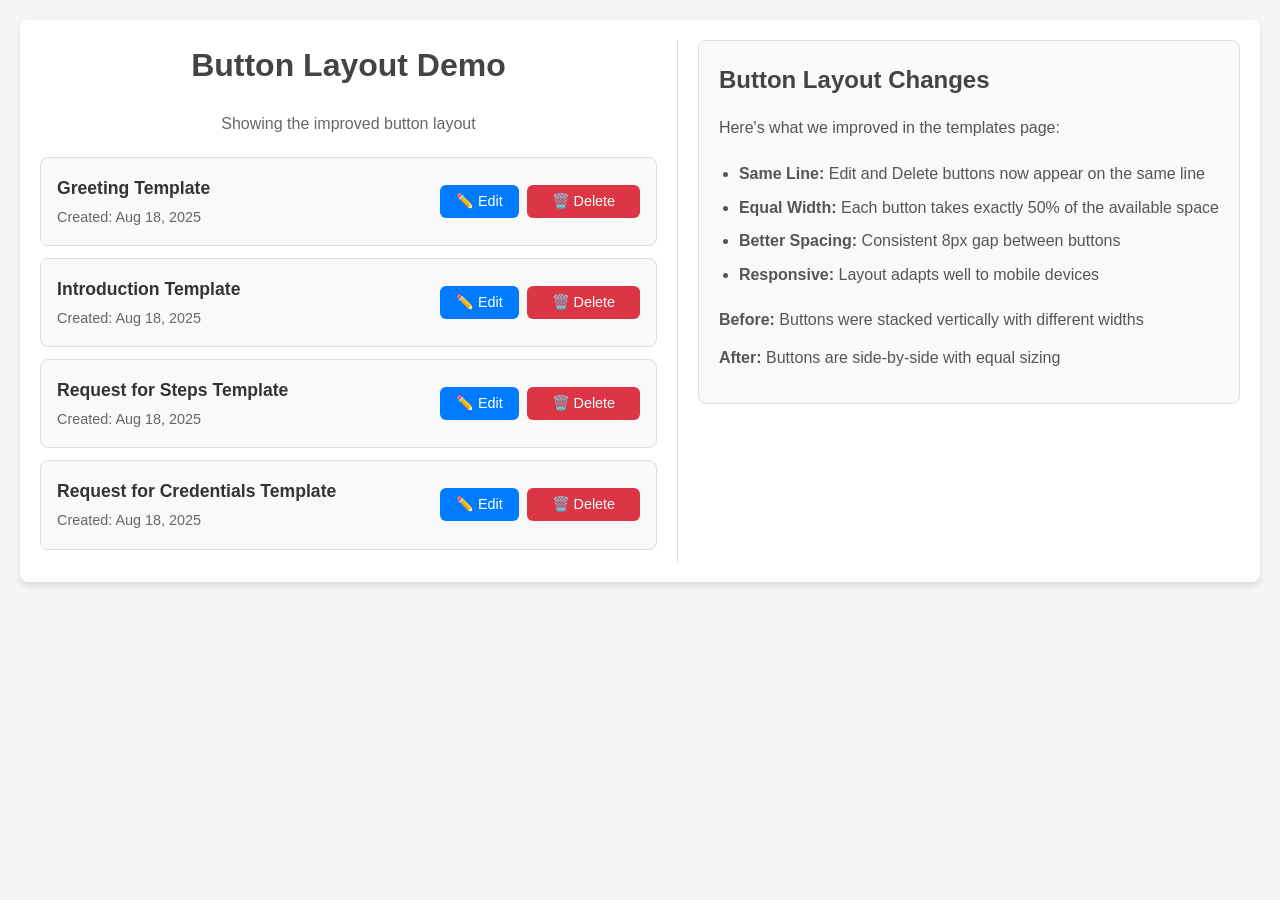
<file: button_demo.html>
<!DOCTYPE html>
<html>
<head>
    <title>Button Layout Demo - Template Wizard</title>
    <meta name="viewport" content="width=device-width, initial-scale=1">
    <meta charset="utf-8" />
    <style>
        * {
            margin: 0;
            padding: 0;
            box-sizing: border-box;
        }

        body {
            font-family: 'Segoe UI', Tahoma, Geneva, Verdana, sans-serif;
            background-color: #f5f5f5;
            color: #333;
            line-height: 1.6;
            padding: 20px;
        }

        #app {
            max-width: 1400px;
            margin: 0 auto;
            background-color: #fff;
            padding: 20px;
            border-radius: 8px;
            box-shadow: 0 4px 6px rgba(0, 0, 0, 0.1);
            display: flex;
            gap: 20px;
        }

        #options {
            flex: 1;
            padding-right: 20px;
            border-right: 1px solid #ddd;
        }

        h1 {
            font-size: 2rem;
            color: #444;
            margin-bottom: 20px;
            text-align: center;
        }

        .template-item {
            background-color: #f9f9f9;
            border: 1px solid #ddd;
            border-radius: 8px;
            padding: 16px;
            margin-bottom: 12px;
            transition: all 0.3s ease;
            display: flex;
            justify-content: space-between;
            align-items: center;
            gap: 16px;
        }

        .template-item:hover {
            background-color: #f1f1f1;
            border-color: #ccc;
            box-shadow: 0 2px 8px rgba(0, 0, 0, 0.1);
        }

        .template-info {
            flex: 1;
        }

        .template-name {
            font-size: 1.1rem;
            font-weight: 600;
            color: #333;
            margin: 0 0 4px 0;
        }

        .template-meta {
            font-size: 0.9rem;
            color: #666;
            margin: 0;
        }

        .template-actions {
            display: flex;
            gap: 8px;
            align-items: center;
            width: 200px;
        }

        .action-link {
            text-decoration: none;
        }

        .btn-edit, .btn-delete {
            padding: 8px 16px;
            border: none;
            border-radius: 6px;
            font-size: 0.9rem;
            cursor: pointer;
            transition: all 0.3s ease;
            font-weight: 500;
            flex: 1;
            min-width: 0;
        }

        .btn-edit {
            background-color: #007bff;
            color: white;
        }

        .btn-edit:hover {
            background-color: #0056b3;
            transform: translateY(-1px);
        }

        .btn-delete {
            background-color: #dc3545;
            color: white;
        }

        .btn-delete:hover {
            background-color: #c82333;
            transform: translateY(-1px);
        }

        .info-panel {
            background-color: #f9f9f9;
            border: 1px solid #ddd;
            border-radius: 8px;
            padding: 20px;
            height: fit-content;
        }

        .info-panel h2 {
            color: #444;
            margin-bottom: 16px;
            font-size: 1.5rem;
        }

        .info-panel p {
            margin-bottom: 12px;
            line-height: 1.6;
            color: #555;
        }

        .info-panel ul li {
            margin-bottom: 8px;
            color: #555;
        }

        /* Responsive improvements */
        @media (max-width: 768px) {
            .template-item {
                flex-direction: column;
                align-items: flex-start;
                gap: 12px;
            }
            
            .template-actions {
                width: 100%;
                justify-content: space-between;
                gap: 12px;
            }
            
            .btn-edit, .btn-delete {
                flex: 1;
                min-width: 0;
            }
        }
    </style>
</head>
<body>
    <div id="app">
        <!-- Left Column -->
        <div id="options">
            <h1>Button Layout Demo</h1>
            <p style="text-align: center; margin-bottom: 20px; color: #666;">Showing the improved button layout</p>
            
            <div id="templates-list">
                <div class="template-item">
                    <div class="template-info">
                        <h3 class="template-name">Greeting Template</h3>
                        <p class="template-meta">Created: Aug 18, 2025</p>
                    </div>
                    <div class="template-actions">
                        <a href="#" class="action-link">
                            <button type="button" class="btn-edit">✏️ Edit</button>
                        </a>
                        <button type="button" class="btn-delete" onclick="alert('Delete clicked!')">
                            🗑️ Delete
                        </button>
                    </div>
                </div>
                
                <div class="template-item">
                    <div class="template-info">
                        <h3 class="template-name">Introduction Template</h3>
                        <p class="template-meta">Created: Aug 18, 2025</p>
                    </div>
                    <div class="template-actions">
                        <a href="#" class="action-link">
                            <button type="button" class="btn-edit">✏️ Edit</button>
                        </a>
                        <button type="button" class="btn-delete" onclick="alert('Delete clicked!')">
                            🗑️ Delete
                        </button>
                    </div>
                </div>
                
                <div class="template-item">
                    <div class="template-info">
                        <h3 class="template-name">Request for Steps Template</h3>
                        <p class="template-meta">Created: Aug 18, 2025</p>
                    </div>
                    <div class="template-actions">
                        <a href="#" class="action-link">
                            <button type="button" class="btn-edit">✏️ Edit</button>
                        </a>
                        <button type="button" class="btn-delete" onclick="alert('Delete clicked!')">
                            🗑️ Delete
                        </button>
                    </div>
                </div>
                
                <div class="template-item">
                    <div class="template-info">
                        <h3 class="template-name">Request for Credentials Template</h3>
                        <p class="template-meta">Created: Aug 18, 2025</p>
                    </div>
                    <div class="template-actions">
                        <a href="#" class="action-link">
                            <button type="button" class="btn-edit">✏️ Edit</button>
                        </a>
                        <button type="button" class="btn-delete" onclick="alert('Delete clicked!')">
                            🗑️ Delete
                        </button>
                    </div>
                </div>
            </div>
        </div>

        <!-- Right Column -->
        <div id="output-container">
            <div class="info-panel">
                <h2>Button Layout Changes</h2>
                <p>Here's what we improved in the templates page:</p>
                <ul style="margin: 20px 0; padding-left: 20px;">
                    <li><strong>Same Line:</strong> Edit and Delete buttons now appear on the same line</li>
                    <li><strong>Equal Width:</strong> Each button takes exactly 50% of the available space</li>
                    <li><strong>Better Spacing:</strong> Consistent 8px gap between buttons</li>
                    <li><strong>Responsive:</strong> Layout adapts well to mobile devices</li>
                </ul>
                <p><strong>Before:</strong> Buttons were stacked vertically with different widths</p>
                <p><strong>After:</strong> Buttons are side-by-side with equal sizing</p>
            </div>
        </div>
    </div>
</body>
</html>
</file>
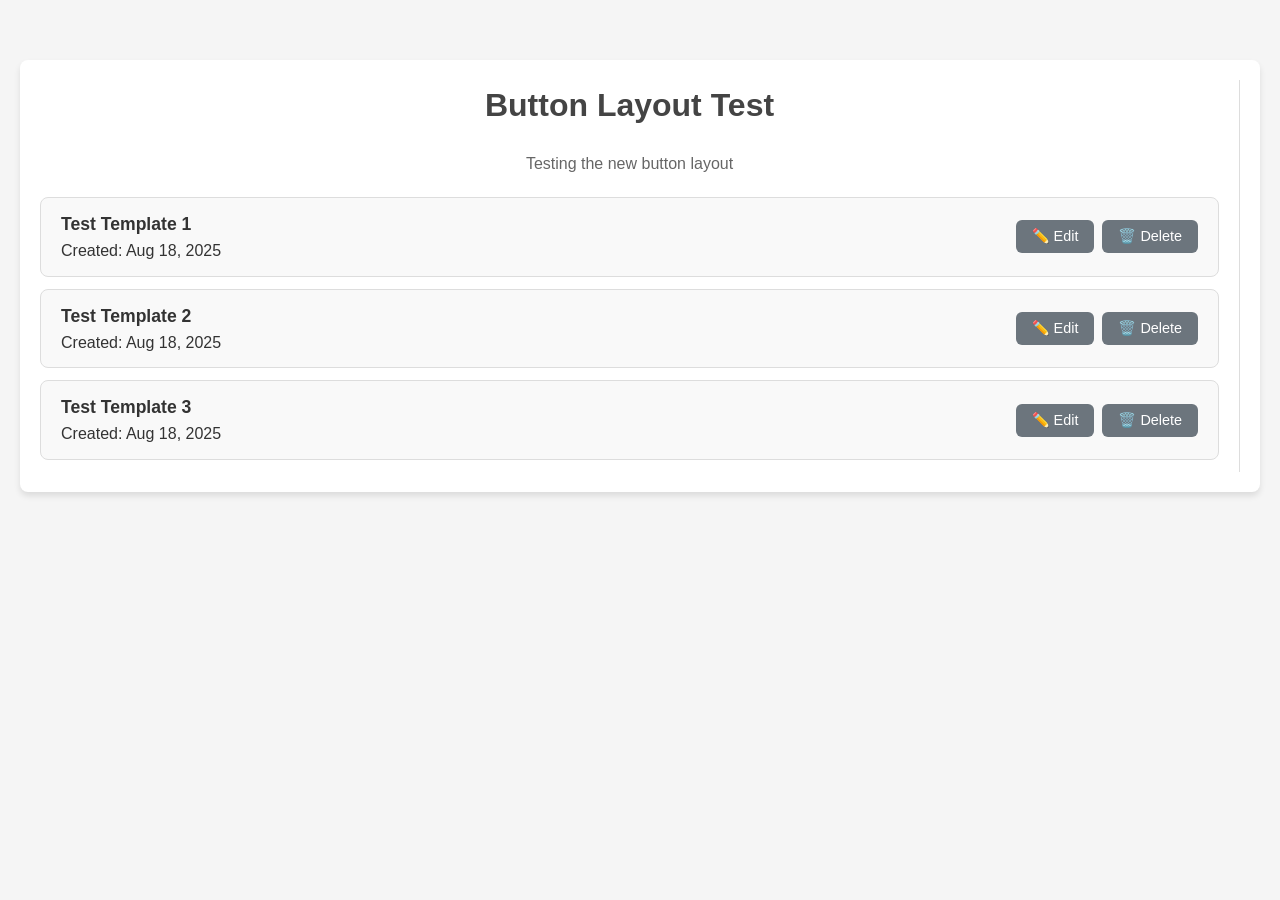
<file: test_buttons.html>
<!DOCTYPE html>
<html>
<head>
    <title>Button Layout Test - Template Wizard</title>
    <link rel="stylesheet" href="/static/styles.css">
    <meta name="viewport" content="width=device-width, initial-scale=1">
    <meta charset="utf-8" />
</head>
<body>
    <div id="app">
        <div id="options">
            <h1>Button Layout Test</h1>
            <p style="text-align: center; margin-bottom: 20px; color: #666;">Testing the new button layout</p>
            
            <div id="templates-list">
                <div class="template-item">
                    <div class="template-info">
                        <h3 class="template-name">Test Template 1</h3>
                        <p class="template-meta">Created: Aug 18, 2025</p>
                    </div>
                    <div class="template-actions">
                        <a href="#" class="action-link">
                            <button type="button" class="btn-edit">✏️ Edit</button>
                        </a>
                        <button type="button" class="btn-delete" onclick="alert('Delete clicked!')">
                            🗑️ Delete
                        </button>
                    </div>
                </div>
                
                <div class="template-item">
                    <div class="template-info">
                        <h3 class="template-name">Test Template 2</h3>
                        <p class="template-meta">Created: Aug 18, 2025</p>
                    </div>
                    <div class="template-actions">
                        <a href="#" class="action-link">
                            <button type="button" class="btn-edit">✏️ Edit</button>
                        </a>
                        <button type="button" class="btn-delete" onclick="alert('Delete clicked!')">
                            🗑️ Delete
                        </button>
                    </div>
                </div>
                
                <div class="template-item">
                    <div class="template-info">
                        <h3 class="template-name">Test Template 3</h3>
                        <p class="template-meta">Created: Aug 18, 2025</p>
                    </div>
                    <div class="template-actions">
                        <a href="#" class="action-link">
                            <button type="button" class="btn-edit">✏️ Edit</button>
                        </a>
                        <button type="button" class="btn-delete" onclick="alert('Delete clicked!')">
                            🗑️ Delete
                        </button>
                    </div>
                </div>
            </div>
        </div>
    </div>
</body>
</html>
</file>
<file: static/styles.css>
* {
    margin: 0;
    padding: 0;
    box-sizing: border-box;
}

body {
    font-family: 'Segoe UI', Tahoma, Geneva, Verdana, sans-serif;
    background-color: #f5f5f5;
    color: #333;
    line-height: 1.6;
    padding: 20px;
    transition: background-color 0.3s ease, color 0.3s ease;
}

body.dark-mode {
    background-color: #121212;
    color: #f0f0f0;
}

/* Default #app style for two-column layout (home page) */
#app {
    max-width: 1400px;
    margin: 40px auto;
    background-color: #fff;
    padding: 20px;
    border-radius: 8px;
    box-shadow: 0 4px 6px rgba(0, 0, 0, 0.1);
    display: flex;
    gap: 20px;
    transition: background-color 0.3s ease, box-shadow 0.3s ease;
    position: relative;
}

/* Specific style for the single-column layout on the templates page */
#app.single-column-container {
    max-width: 800px;
    display: block;
    padding: 20px 30px;
}


body.dark-mode #app {
    background-color: #1e1e1e;
    box-shadow: 0 4px 6px rgba(0, 0, 0, 0.3);
}

#options {
    flex: 1;
    padding-right: 20px;
    border-right: 1px solid #ddd;
}

/* Remove border only on the single-column page */
#app.single-column-container #options {
    padding-right: 0;
    border-right: none;
}


body.dark-mode #options {
    border-right-color: #444;
}

#output-container {
    flex: 1;
    display: flex;
    flex-direction: column;
}

/* Hide output container only on the single-column page */
#app.single-column-container #output-container {
    display: none;
}

h1 {
    font-size: 2rem;
    color: #444;
    margin-bottom: 20px;
    text-align: center;
    transition: color 0.3s ease;
}

body.dark-mode h1 {
    color: #f0f0f0;
}

label {
    display: block;
    margin: 10px 0;
    padding: 10px;
    background-color: #f9f9f9;
    border: 1px solid #ddd;
    border-radius: 4px;
    transition: all 0.3s ease;
}

body.dark-mode label {
    background-color: #2d2d2d;
    border-color: #444;
    color: #f0f0f0;
}

label:hover {
    background-color: #f1f1f1;
    border-color: #ccc;
}

body.dark-mode label:hover {
    background-color: #3d3d3d;
    border-color: #555;
}

input[type="checkbox"] {
    margin-right: 10px;
    accent-color: #6c757d;
}

button {
    padding: 10px 16px;
    background-color: #6c757d;
    color: #fff;
    border: none;
    border-radius: 6px;
    font-size: 1rem;
    cursor: pointer;
    transition: all 0.3s ease;
    font-weight: 500;
}

button:hover {
    background-color: #5a6268;
    transform: translateY(-1px);
    box-shadow: 0 2px 8px rgba(0, 0, 0, 0.15);
}

form button[type="submit"] {
    width: 100%;
    margin-top: 20px;
}

/* New container for top-right buttons */
.top-right-nav {
    position: absolute;
    top: 20px;
    right: 20px;
    display: flex;
    gap: 8px;
    align-items: center; /* Vertically aligns buttons */
}

.top-right-nav form {
    margin: 0;
}

.top-right-nav form button {
    width: auto;
    margin-top: 0;
}

/* Removed absolute positioning from dark mode button */
#dark-mode {
    position: static;
    padding: 8px 12px;
    font-size: 0.9rem;
}

textarea {
    width: 100%;
    height: 100%;
    min-height: 700px;
    padding: 10px;
    border: 1px solid #ddd;
    border-radius: 4px;
    font-family: 'Courier New', Courier, monospace;
    font-size: 0.9rem;
    background-color: #f9f9f9;
    resize: none;
    flex-grow: 1;
    transition: all 0.3s ease;
}

body.dark-mode textarea {
    background-color: #2d2d2d;
    border-color: #444;
    color: #f0f0f0;
}

textarea:focus {
    outline: none;
    border-color: #6c757d;
    box-shadow: 0 0 5px rgba(108, 117, 125, 0.3);
}

/* Template Management Styles - UPDATED */
.template-item {
    background-color: #f9f9f9;
    border: 1px solid #ddd;
    border-radius: 8px;
    padding: 12px 20px;
    margin-bottom: 12px;
    transition: all 0.3s ease;
    display: flex;
    justify-content: space-between;
    align-items: center;
    gap: 16px;
}

body.dark-mode .template-item {
    background-color: #2d2d2d;
    border-color: #444;
}

.template-item:hover {
    background-color: #f1f1f1;
    border-color: #ccc;
    box-shadow: 0 2px 8px rgba(0, 0, 0, 0.1);
}

body.dark-mode .template-item:hover {
    background-color: #3d3d3d;
    border-color: #555;
    box-shadow: 0 2px 8px rgba(0, 0, 0, 0.3);
}

.template-name {
    font-size: 1.1rem;
    font-weight: 600;
    color: #333;
    margin: 0;
    transition: color 0.3s ease;
    flex-grow: 1;
    white-space: nowrap;
    overflow: hidden;
    text-overflow: ellipsis;
}

body.dark-mode .template-name {
    color: #f0f0f0;
}

.template-actions {
    display: flex;
    gap: 8px;
    align-items: center;
    flex-shrink: 0;
}

/* FIX for delete button layout */
.template-actions .delete-form {
    margin: 0; /* Resets browser default form margin */
}

.template-actions .delete-form button[type="submit"] {
    width: auto; /* Overrides the generic 100% width */
    margin-top: 0; /* Resets the generic margin */
}

.action-link {
    text-decoration: none;
}

.btn-edit, .btn-delete {
    padding: 8px 16px;
    border: none;
    border-radius: 6px;
    font-size: 0.9rem;
    cursor: pointer;
    transition: all 0.3s ease;
    font-weight: 500;
}

/* Updated button colors to grey */
.btn-edit {
    background-color: #6c757d;
    color: white;
}

.btn-edit:hover {
    background-color: #5a6268;
    transform: translateY(-1px);
}

.btn-delete {
    background-color: #6c757d;
    color: white;
}

.btn-delete:hover {
    background-color: #5a6268;
    transform: translateY(-1px);
}

/* Empty State */
.empty-state {
    text-align: center;
    padding: 40px 20px;
    color: #666;
}

body.dark-mode .empty-state {
    color: #aaa;
}

/* Button Improvements */
/* Updated button colors to grey */
.btn-create-new {
    width: 100%;
    background-color: #6c757d;
    margin-bottom: 10px;
    padding: 12px;
    font-size: 1.1rem;
}

.btn-create-new:hover {
    background-color: #5a6268 !important;
    transform: translateY(-1px);
    box-shadow: 0 2px 8px rgba(0, 0, 0, 0.15);
}

/* Template Form Styles (Unchanged) */
.template-form {
    margin-top: 20px;
}
.form-group {
    margin-bottom: 20px;
}
.form-group label {
    display: block;
    margin-bottom: 8px;
    font-weight: 600;
    color: #333;
    transition: color 0.3s ease;
}
body.dark-mode .form-group label {
    color: #f0f0f0;
}
.form-group input,
.form-group textarea {
    width: 100%;
    padding: 12px;
    border: 2px solid #ddd;
    border-radius: 6px;
    font-size: 1rem;
    transition: all 0.3s ease;
    background-color: #fff;
    color: #333;
}
body.dark-mode .form-group input,
body.dark-mode .form-group textarea {
    background-color: #2d2d2d;
    border-color: #444;
    color: #f0f0f0;
}
.form-group input:focus,
.form-group textarea:focus {
    outline: none;
    border-color: #007bff;
    box-shadow: 0 0 0 3px rgba(0, 123, 255, 0.1);
}
body.dark-mode .form-group input:focus,
body.dark-mode .form-group textarea:focus {
    border-color: #007bff;
    box-shadow: 0 0 0 3px rgba(0, 123, 255, 0.2);
}
.form-group input {
    height: 48px;
}
.form-group textarea {
    min-height: 300px;
    font-family: 'Courier New', Courier, monospace;
    font-size: 0.9rem;
    line-height: 1.5;
    resize: vertical;
}
.form-actions {
    display: flex;
    gap: 12px;
    margin-top: 30px;
    align-items: center;
}
.btn-save {
    background-color: #28a745;
    color: white;
    padding: 12px 24px;
    font-size: 1rem;
    font-weight: 600;
    flex: 1;
}
.btn-save:hover {
    background-color: #218838;
    transform: translateY(-1px);
    box-shadow: 0 2px 8px rgba(40, 167, 69, 0.3);
}
.btn-cancel {
    display: inline-block;
    padding: 12px 24px;
    background-color: #6c757d;
    color: white;
    text-decoration: none;
    border-radius: 6px;
    font-size: 1rem;
    font-weight: 500;
    transition: all 0.3s ease;
    text-align: center;
    min-width: 100px;
}
.btn-cancel:hover {
    background-color: #5a6268;
    transform: translateY(-1px);
    box-shadow: 0 2px 8px rgba(0, 0, 0, 0.15);
    color: white;
    text-decoration: none;
}

/* Responsive improvements */
@media (max-width: 768px) {
    body {
        padding: 10px;
    }
    #app {
        padding: 15px;
        margin: 10px auto;
        flex-direction: column; /* Stack columns on mobile for home page */
    }
    #options {
        border-right: none;
        padding-right: 0;
    }
    .form-actions {
        flex-direction: column;
        gap: 8px;
    }
    .btn-save,
    .btn-cancel {
        width: 100%;
    }
    
    /* Updated responsive styles for the new template item */
    .template-item {
        flex-direction: column;
        align-items: flex-start;
        gap: 12px;
    }
    
    .template-actions {
        width: 100%;
        justify-content: flex-start;
        gap: 12px;
    }
    
    .template-actions .action-link,
    .template-actions .delete-form {
        flex: 1;
    }

    .template-actions .btn-edit,
    .template-actions .btn-delete {
        width: 100%;
    }
}
</file>
